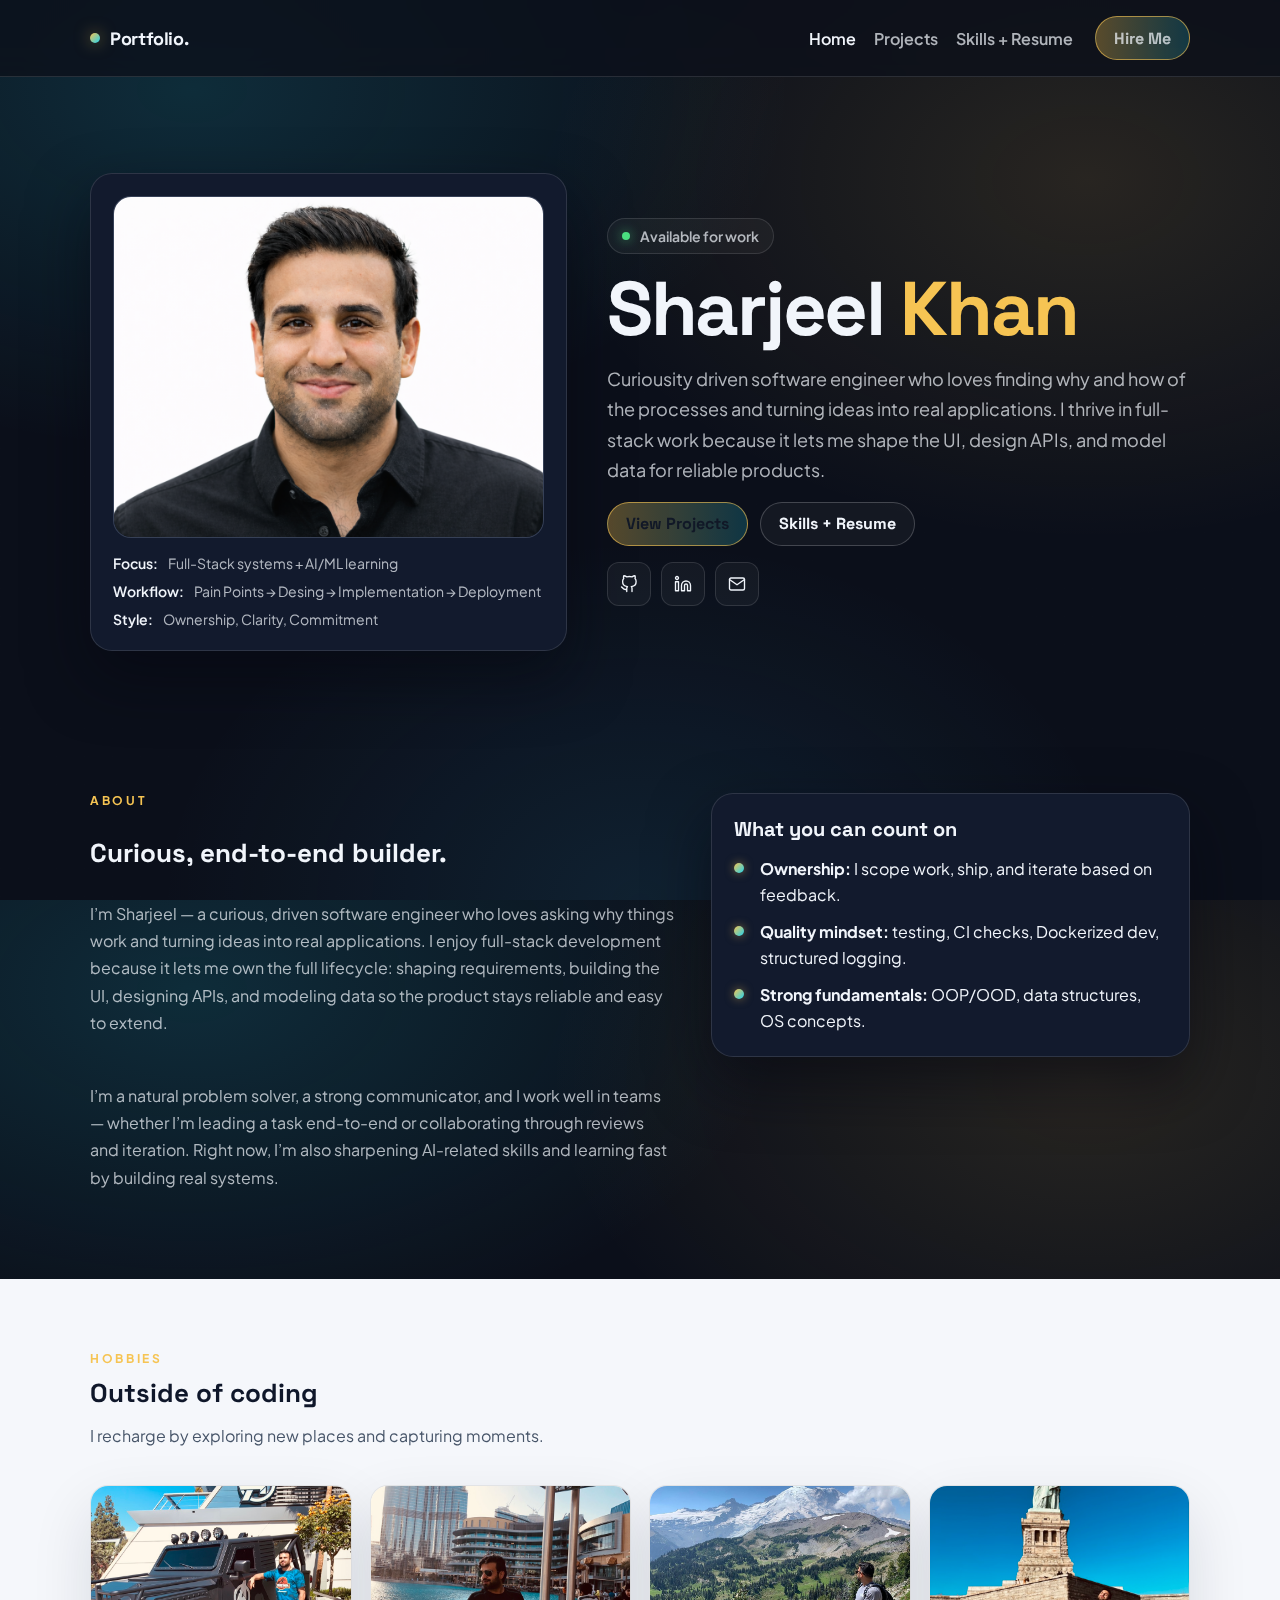
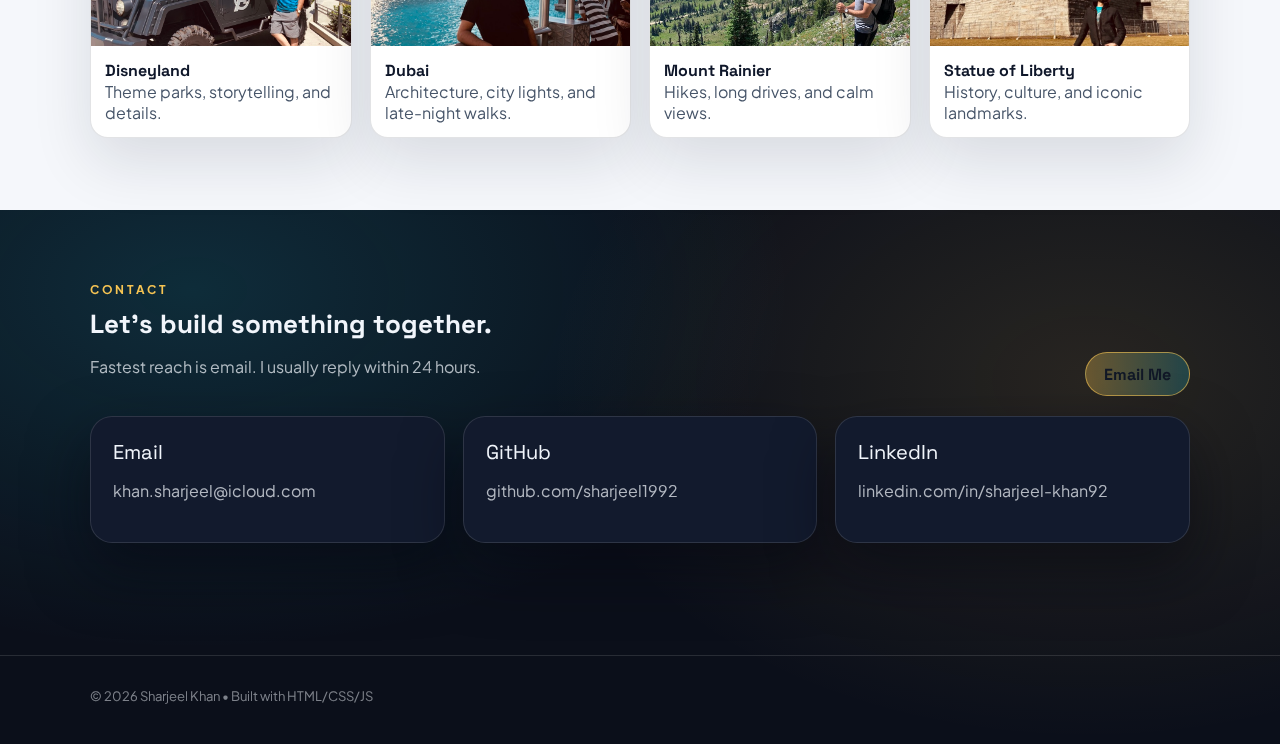
<file: index.html>
<!doctype html>
<html lang="en">
<head>
  <meta charset="UTF-8" />
  <meta name="viewport" content="width=device-width, initial-scale=1.0" />
  <title>Sharjeel Khan • Portfolio</title>
  <link rel="stylesheet" href="css/styles.css" />
</head>
<body>
  <header class="nav">
    <div class="container navInner">
      <a class="brand" href="index.html"><span class="dot"></span><span>Portfolio.</span></a>
      <nav class="links">
        <a data-nav href="index.html">Home</a>
        <a data-nav href="portfolio/projects.html">Projects</a>
        <a data-nav href="portfolio/resume.html">Skills + Resume</a>
        <a class="btn btnPrimary navCta" href="mailto:khan.sharjeel@icloud.com">Hire Me</a>
      </nav>
    </div>
  </header>

  <main>
    <section class="hero">
      <div class="container heroGrid">
        <div class="heroCard">
          <div class="profileWrap">
            <img class="profileImage" src="resources/profile.png" alt="Sharjeel Khan portrait" />
          </div>
          <div class="heroCardMeta">
            <div><span class="metaLabel">Focus:</span> Full-Stack systems + AI/ML learning</div>
            <div><span class="metaLabel">Workflow:</span> Pain Points → Desing → Implementation → Deployment</div>
            <div><span class="metaLabel">Style:</span> Ownership, Clarity, Commitment</div>
          </div>
        </div>

        <div class="heroText">
          <div class="heroBadge"><span class="statusDot"></span>Available for work</div>
          <h1 class="heroTitle">Sharjeel <span>Khan</span></h1>
          <p class="heroSubtitle">
            Curiousity driven software engineer who loves finding why and how of the processes and turning ideas into real applications.
            I thrive in full-stack work because it lets me shape the UI, design APIs, and model data for reliable products.
          </p>
          <div class="heroActions">
            <a class="btn btnPrimary" href="portfolio/projects.html">View Projects</a>
            <a class="btn btnGhost" href="portfolio/resume.html">Skills + Resume</a>
          </div>
          <div class="socialRow">
            <a class="iconBtn" href="https://github.com/sharjeel1992" target="_blank" rel="noreferrer" aria-label="GitHub">
              <svg width="18" height="18" viewBox="0 0 24 24" fill="none" stroke="currentColor" stroke-width="1.8" stroke-linecap="round" stroke-linejoin="round">
                <path d="M9 19c-5 1.5-5-2.5-7-3m14 6v-3.87a3.37 3.37 0 0 0-.94-2.61c3.14-.35 6.44-1.54 6.44-7A5.44 5.44 0 0 0 20 4.77 5.07 5.07 0 0 0 19.91 1S18.73.65 16 2.48a13.38 13.38 0 0 0-7 0C6.27.65 5.09 1 5.09 1A5.07 5.07 0 0 0 5 4.77a5.44 5.44 0 0 0-1.5 3.78c0 5.42 3.3 6.61 6.44 7A3.37 3.37 0 0 0 9 18.13V22" />
              </svg>
            </a>
            <a class="iconBtn" href="https://www.linkedin.com/in/sharjeel-khan92/" target="_blank" rel="noreferrer" aria-label="LinkedIn">
              <svg width="18" height="18" viewBox="0 0 24 24" fill="none" stroke="currentColor" stroke-width="1.8" stroke-linecap="round" stroke-linejoin="round">
                <path d="M16 8a6 6 0 0 1 6 6v7h-4v-7a2 2 0 0 0-2-2 2 2 0 0 0-2 2v7h-4v-7a6 6 0 0 1 6-6z" />
                <rect x="2" y="9" width="4" height="12" />
                <circle cx="4" cy="4" r="2" />
              </svg>
            </a>
            <a class="iconBtn" href="mailto:khan.sharjeel@icloud.com" aria-label="Email">
              <svg width="18" height="18" viewBox="0 0 24 24" fill="none" stroke="currentColor" stroke-width="1.8" stroke-linecap="round" stroke-linejoin="round">
                <path d="M4 4h16a2 2 0 0 1 2 2v12a2 2 0 0 1-2 2H4a2 2 0 0 1-2-2V6a2 2 0 0 1 2-2z" />
                <polyline points="22,6 12,13 2,6" />
              </svg>
            </a>
          </div>
        </div>
      </div>
    </section>

    <section class="section" id="about">
      <div class="container split">
        <div class="stack">
          <div class="eyebrow">About</div>
          <h2 class="h2">Curious, end-to-end builder.</h2>
          <p class="subtitle">
            I’m Sharjeel — a curious, driven software engineer who loves asking why things work and turning ideas into real applications.
            I enjoy full-stack development because it lets me own the full lifecycle: shaping requirements, building the UI, designing APIs,
            and modeling data so the product stays reliable and easy to extend.
          </p>
          <p class="subtitle">
            I’m a natural problem solver, a strong communicator, and I work well in teams — whether I’m leading a task end-to-end or collaborating
            through reviews and iteration. Right now, I’m also sharpening AI-related skills and learning fast by building real systems.
          </p>
        </div>

        <div class="card">
          <h3 class="h3">What you can count on</h3>
          <ul class="listCheck" style="margin-top:14px;">
            <li><strong>Ownership:</strong> I scope work, ship, and iterate based on feedback.</li>
            <li><strong>Quality mindset:</strong> testing, CI checks, Dockerized dev, structured logging.</li>
            <li><strong>Strong fundamentals:</strong> OOP/OOD, data structures, OS concepts.</li>
          </ul>
        </div>
      </div>
    </section>

    <section class="section light" id="hobbies">
      <div class="container">
        <div class="sectionHeader">
          <div>
            <div class="eyebrow">Hobbies</div>
            <h2 class="h2">Outside of coding</h2>
            <p class="subtitle">I recharge by exploring new places and capturing moments.</p>
          </div>
        </div>
        <div class="hobbyGrid">
          <div class="hobbyCard">
            <img src="resources/DisneyLand.jpeg" alt="Disneyland" />
            <div class="hobbyBody">
              <div class="hobbyTitle">Disneyland</div>
              <div class="muted">Theme parks, storytelling, and details.</div>
            </div>
          </div>
          <div class="hobbyCard">
            <img src="resources/Dubai.jpeg" alt="Dubai skyline" />
            <div class="hobbyBody">
              <div class="hobbyTitle">Dubai</div>
              <div class="muted">Architecture, city lights, and late-night walks.</div>
            </div>
          </div>
          <div class="hobbyCard">
            <img src="resources/Rainer.jpeg" alt="Mount Rainier" />
            <div class="hobbyBody">
              <div class="hobbyTitle">Mount Rainier</div>
              <div class="muted">Hikes, long drives, and calm views.</div>
            </div>
          </div>
          <div class="hobbyCard">
            <img src="resources/statueOfLiberty.jpeg" alt="Statue of Liberty" />
            <div class="hobbyBody">
              <div class="hobbyTitle">Statue of Liberty</div>
              <div class="muted">History, culture, and iconic landmarks.</div>
            </div>
          </div>
        </div>
      </div>
    </section>

    <section class="section" id="contact">
      <div class="container">
        <div class="sectionHeader">
          <div>
            <div class="eyebrow">Contact</div>
            <h2 class="h2">Let’s build something together.</h2>
            <p class="subtitle">Fastest reach is email. I usually reply within 24 hours.</p>
          </div>
          <a class="btn btnPrimary" href="mailto:khan.sharjeel@icloud.com">Email Me</a>
        </div>
        <div class="contactGrid">
          <div class="card">
            <div class="h3">Email</div>
            <p class="subtitle">khan.sharjeel@icloud.com</p>
          </div>
          <div class="card">
            <div class="h3">GitHub</div>
            <p class="subtitle"><a href="https://github.com/sharjeel1992" target="_blank" rel="noreferrer">github.com/sharjeel1992</a></p>
          </div>
          <div class="card">
            <div class="h3">LinkedIn</div>
            <p class="subtitle"><a href="https://www.linkedin.com/in/sharjeel-khan92/" target="_blank" rel="noreferrer">linkedin.com/in/sharjeel-khan92</a></p>
          </div>
        </div>
      </div>
    </section>
  </main>

  <footer class="footer">
    <div class="container">
      <div class="small">© <span id="year"></span> Sharjeel Khan • Built with HTML/CSS/JS</div>
    </div>
  </footer>

  <script src="js/main.js"></script>
  <script>document.getElementById("year").textContent = new Date().getFullYear();</script>
</body>
</html>
</file>
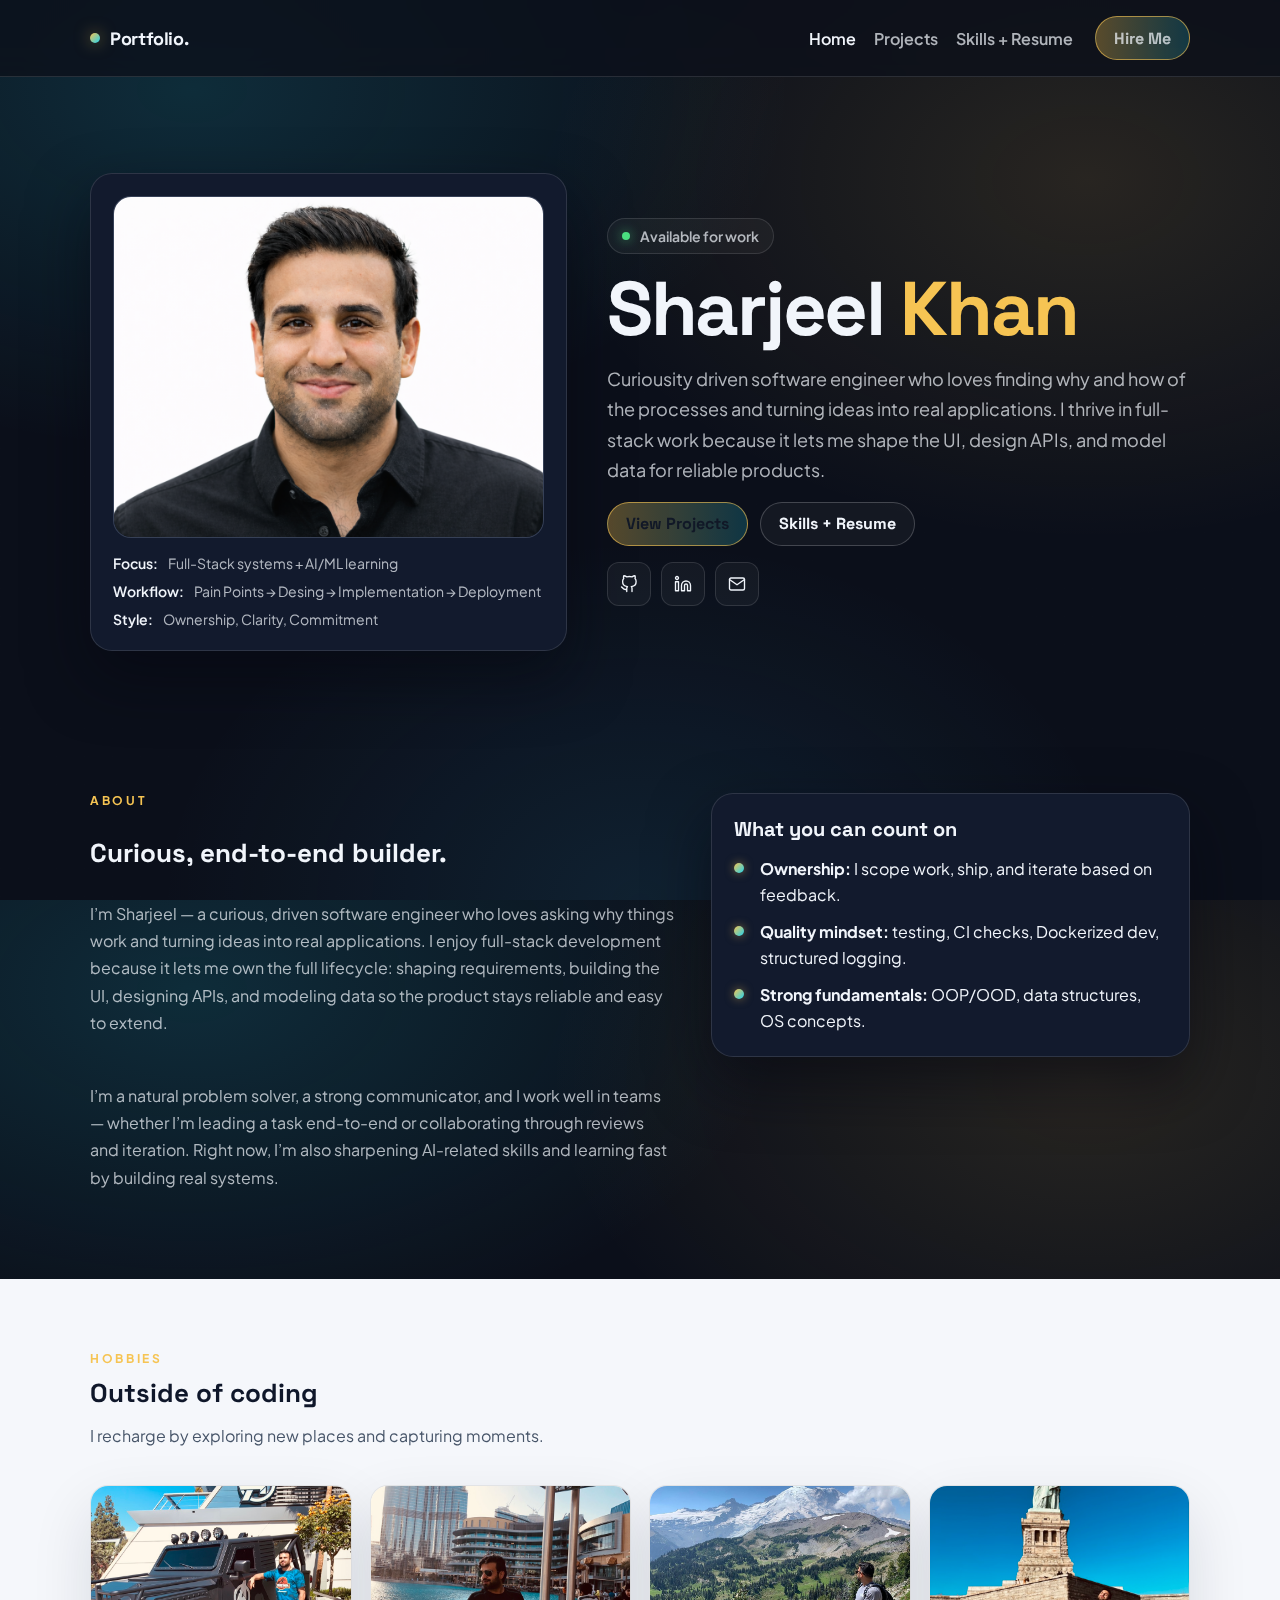
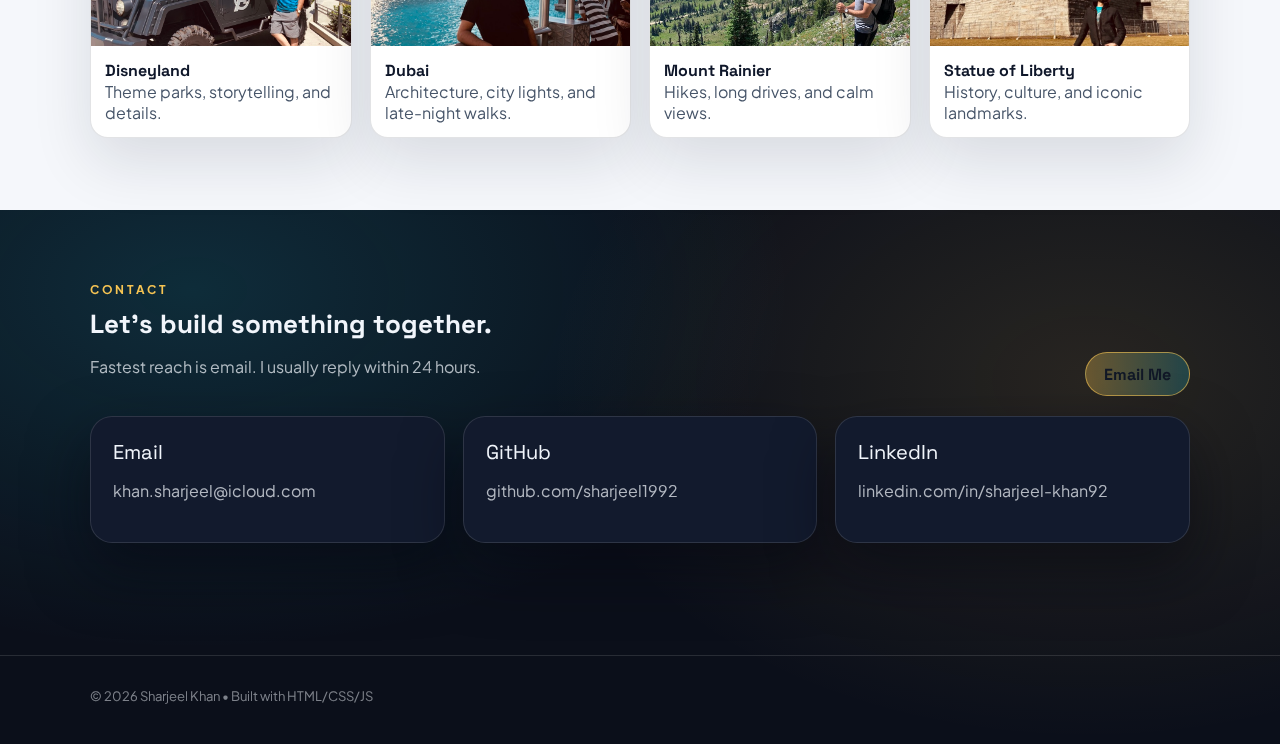
<file: portfolio/index.html>
<!doctype html>
<html lang="en">
<head>
  <meta charset="UTF-8" />
  <meta name="viewport" content="width=device-width, initial-scale=1.0" />
  <title>Sharjeel Khan • Portfolio</title>
  <link rel="stylesheet" href="../css/styles.css" />
</head>
<body>
  <header class="nav">
    <div class="container navInner">
      <a class="brand" href="index.html"><span class="dot"></span><span>Portfolio.</span></a>
      <nav class="links">
        <a data-nav href="index.html">Home</a>
        <a data-nav href="projects.html">Projects</a>
        <a data-nav href="resume.html">Skills + Resume</a>
        <a class="btn btnPrimary navCta" href="mailto:khan.sharjeel@icloud.com">Hire Me</a>
      </nav>
    </div>
  </header>

  <main>
    <section class="hero">
      <div class="container heroGrid">
        <div class="heroCard">
          <div class="profileWrap">
            <img class="profileImage" src="../resources/profile.png" alt="Sharjeel Khan portrait" />
          </div>
          <div class="heroCardMeta">
            <div><span class="metaLabel">Focus:</span> Full-Stack systems + AI/ML learning</div>
            <div><span class="metaLabel">Workflow:</span> Pain Points → Desing → Implementation → Deployment</div>
            <div><span class="metaLabel">Style:</span> Ownership, Clarity, Commitment</div>
          </div>
        </div>

        <div class="heroText">
          <div class="heroBadge"><span class="statusDot"></span>Available for work</div>
          <h1 class="heroTitle">Sharjeel <span>Khan</span></h1>
          <p class="heroSubtitle">
            Curiousity driven software engineer who loves finding why and how of the processes and turning ideas into real applications.
            I thrive in full-stack work because it lets me shape the UI, design APIs, and model data for reliable products.
          </p>
          <div class="heroActions">
            <a class="btn btnPrimary" href="projects.html">View Projects</a>
            <a class="btn btnGhost" href="resume.html">Skills + Resume</a>
          </div>
          <div class="socialRow">
            <a class="iconBtn" href="https://github.com/sharjeel1992" target="_blank" rel="noreferrer" aria-label="GitHub">
              <svg width="18" height="18" viewBox="0 0 24 24" fill="none" stroke="currentColor" stroke-width="1.8" stroke-linecap="round" stroke-linejoin="round">
                <path d="M9 19c-5 1.5-5-2.5-7-3m14 6v-3.87a3.37 3.37 0 0 0-.94-2.61c3.14-.35 6.44-1.54 6.44-7A5.44 5.44 0 0 0 20 4.77 5.07 5.07 0 0 0 19.91 1S18.73.65 16 2.48a13.38 13.38 0 0 0-7 0C6.27.65 5.09 1 5.09 1A5.07 5.07 0 0 0 5 4.77a5.44 5.44 0 0 0-1.5 3.78c0 5.42 3.3 6.61 6.44 7A3.37 3.37 0 0 0 9 18.13V22" />
              </svg>
            </a>
            <a class="iconBtn" href="https://www.linkedin.com/in/sharjeel-khan92/" target="_blank" rel="noreferrer" aria-label="LinkedIn">
              <svg width="18" height="18" viewBox="0 0 24 24" fill="none" stroke="currentColor" stroke-width="1.8" stroke-linecap="round" stroke-linejoin="round">
                <path d="M16 8a6 6 0 0 1 6 6v7h-4v-7a2 2 0 0 0-2-2 2 2 0 0 0-2 2v7h-4v-7a6 6 0 0 1 6-6z" />
                <rect x="2" y="9" width="4" height="12" />
                <circle cx="4" cy="4" r="2" />
              </svg>
            </a>
            <a class="iconBtn" href="mailto:khan.sharjeel@icloud.com" aria-label="Email">
              <svg width="18" height="18" viewBox="0 0 24 24" fill="none" stroke="currentColor" stroke-width="1.8" stroke-linecap="round" stroke-linejoin="round">
                <path d="M4 4h16a2 2 0 0 1 2 2v12a2 2 0 0 1-2 2H4a2 2 0 0 1-2-2V6a2 2 0 0 1 2-2z" />
                <polyline points="22,6 12,13 2,6" />
              </svg>
            </a>
          </div>
        </div>
      </div>
    </section>

    <section class="section" id="about">
      <div class="container split">
        <div class="stack">
          <div class="eyebrow">About</div>
          <h2 class="h2">Curious, end-to-end builder.</h2>
          <p class="subtitle">
            I’m Sharjeel — a curious, driven software engineer who loves asking why things work and turning ideas into real applications.
            I enjoy full-stack development because it lets me own the full lifecycle: shaping requirements, building the UI, designing APIs,
            and modeling data so the product stays reliable and easy to extend.
          </p>
          <p class="subtitle">
            I’m a natural problem solver, a strong communicator, and I work well in teams — whether I’m leading a task end-to-end or collaborating
            through reviews and iteration. Right now, I’m also sharpening AI-related skills and learning fast by building real systems.
          </p>
        </div>

        <div class="card">
          <h3 class="h3">What you can count on</h3>
          <ul class="listCheck" style="margin-top:14px;">
            <li><strong>Ownership:</strong> I scope work, ship, and iterate based on feedback.</li>
            <li><strong>Quality mindset:</strong> testing, CI checks, Dockerized dev, structured logging.</li>
            <li><strong>Strong fundamentals:</strong> OOP/OOD, data structures, OS concepts.</li>
          </ul>
        </div>
      </div>
    </section>

    <section class="section light" id="hobbies">
      <div class="container">
        <div class="sectionHeader">
          <div>
            <div class="eyebrow">Hobbies</div>
            <h2 class="h2">Outside of coding</h2>
            <p class="subtitle">I recharge by exploring new places and capturing moments.</p>
          </div>
        </div>
        <div class="hobbyGrid">
          <div class="hobbyCard">
            <img src="../resources/DisneyLand.jpeg" alt="Disneyland" />
            <div class="hobbyBody">
              <div class="hobbyTitle">Disneyland</div>
              <div class="muted">Theme parks, storytelling, and details.</div>
            </div>
          </div>
          <div class="hobbyCard">
            <img src="../resources/Dubai.jpeg" alt="Dubai skyline" />
            <div class="hobbyBody">
              <div class="hobbyTitle">Dubai</div>
              <div class="muted">Architecture, city lights, and late-night walks.</div>
            </div>
          </div>
          <div class="hobbyCard">
            <img src="../resources/Rainer.jpeg" alt="Mount Rainier" />
            <div class="hobbyBody">
              <div class="hobbyTitle">Mount Rainier</div>
              <div class="muted">Hikes, long drives, and calm views.</div>
            </div>
          </div>
          <div class="hobbyCard">
            <img src="../resources/statueOfLiberty.jpeg" alt="Statue of Liberty" />
            <div class="hobbyBody">
              <div class="hobbyTitle">Statue of Liberty</div>
              <div class="muted">History, culture, and iconic landmarks.</div>
            </div>
          </div>
        </div>
      </div>
    </section>

    <section class="section" id="contact">
      <div class="container">
        <div class="sectionHeader">
          <div>
            <div class="eyebrow">Contact</div>
            <h2 class="h2">Let’s build something together.</h2>
            <p class="subtitle">Fastest reach is email. I usually reply within 24 hours.</p>
          </div>
          <a class="btn btnPrimary" href="mailto:khan.sharjeel@icloud.com">Email Me</a>
        </div>
        <div class="contactGrid">
          <div class="card">
            <div class="h3">Email</div>
            <p class="subtitle">khan.sharjeel@icloud.com</p>
          </div>
          <div class="card">
            <div class="h3">GitHub</div>
            <p class="subtitle"><a href="https://github.com/sharjeel1992" target="_blank" rel="noreferrer">github.com/sharjeel1992</a></p>
          </div>
          <div class="card">
            <div class="h3">LinkedIn</div>
            <p class="subtitle"><a href="https://www.linkedin.com/in/sharjeel-khan92/" target="_blank" rel="noreferrer">linkedin.com/in/sharjeel-khan92</a></p>
          </div>
        </div>
      </div>
    </section>
  </main>

  <footer class="footer">
    <div class="container">
      <div class="small">© <span id="year"></span> Sharjeel Khan • Built with HTML/CSS/JS</div>
    </div>
  </footer>

  <script src="../js/main.js"></script>
  <script>document.getElementById("year").textContent = new Date().getFullYear();</script>
</body>
</html>
</file>
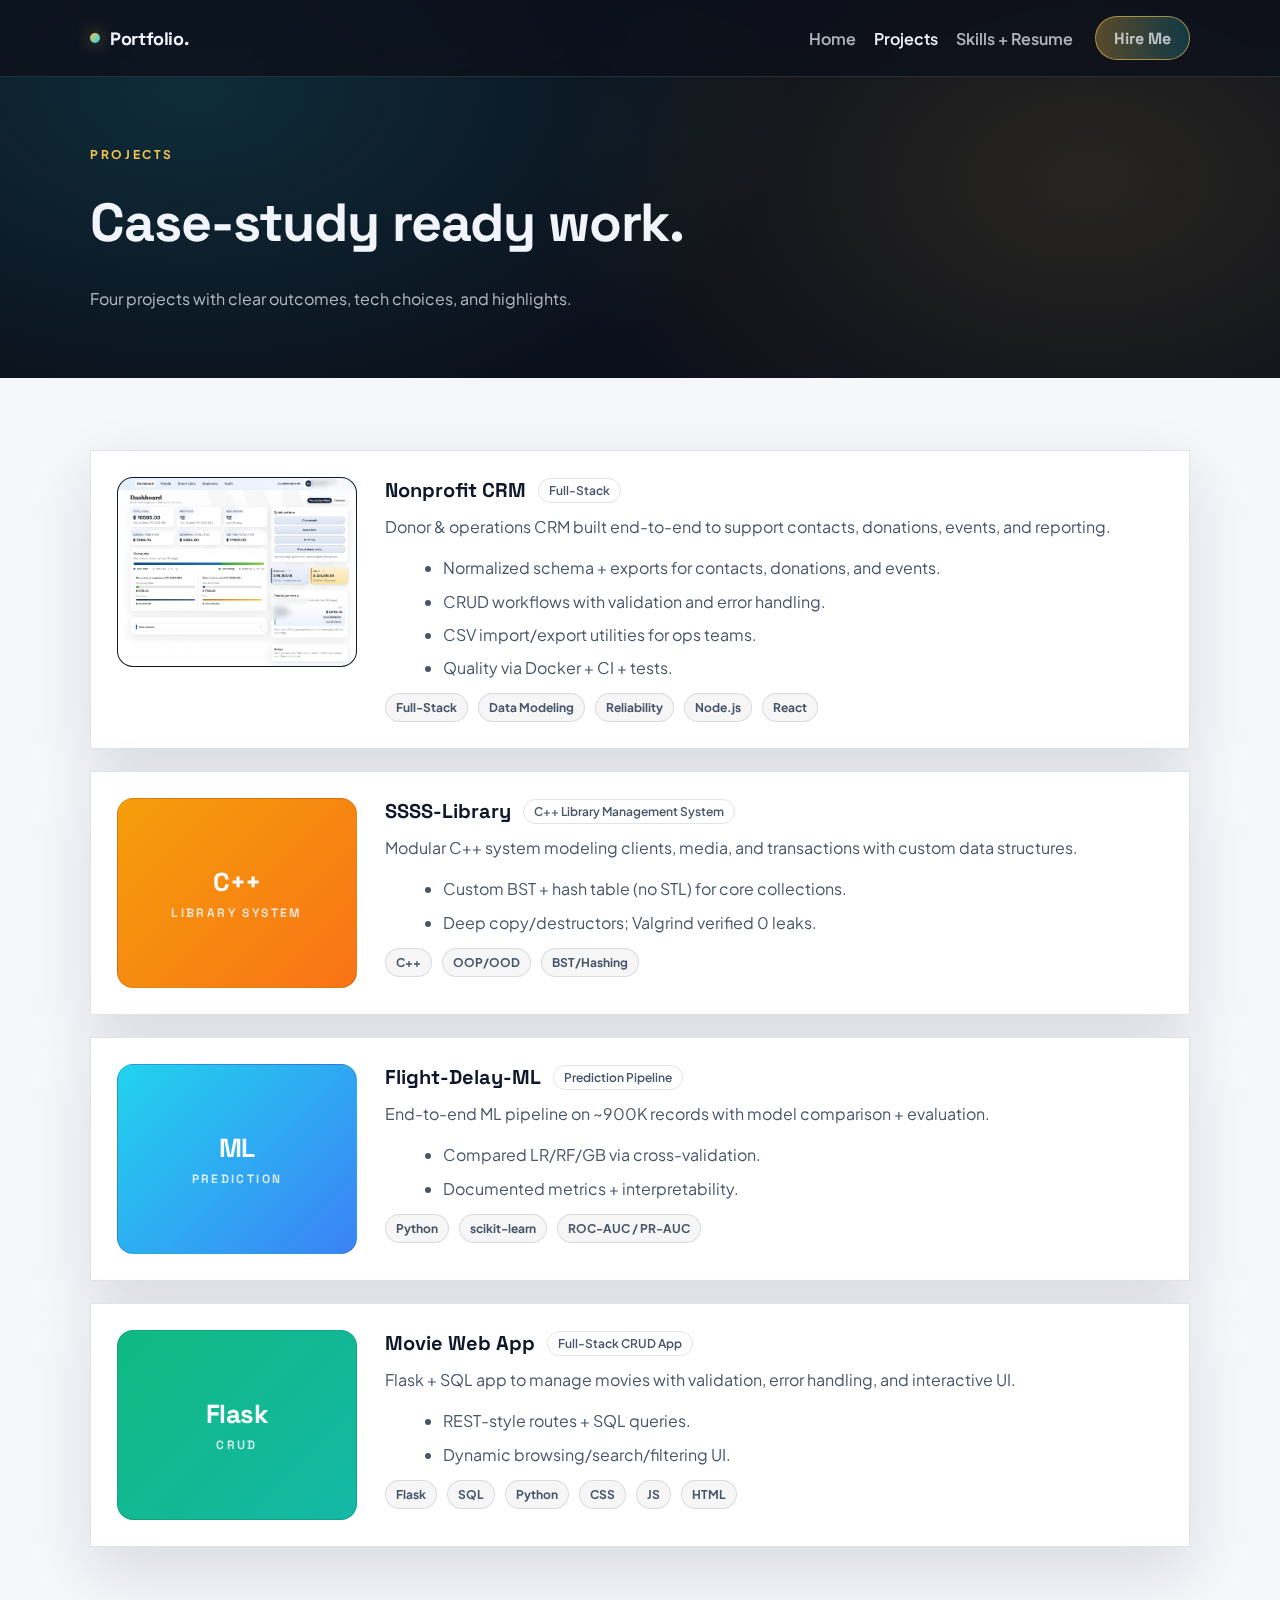
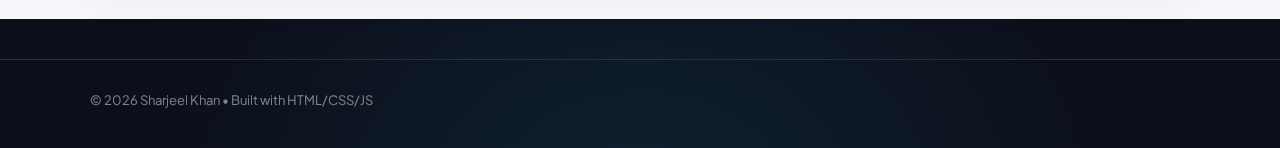
<file: portfolio/projects.html>
<!doctype html>
<html lang="en">
<head>
  <meta charset="UTF-8" />
  <meta name="viewport" content="width=device-width, initial-scale=1.0" />
  <title>Projects • Sharjeel Khan</title>
  <link rel="stylesheet" href="../css/styles.css" />
</head>
<body>
  <header class="nav">
    <div class="container navInner">
      <a class="brand" href="../index.html"><span class="dot"></span><span>Portfolio.</span></a>
      <nav class="links">
        <a data-nav href="../index.html">Home</a>
        <a data-nav href="projects.html">Projects</a>
        <a data-nav href="resume.html">Skills + Resume</a>
        <a class="btn btnPrimary navCta" href="mailto:khan.sharjeel@icloud.com">Hire Me</a>
      </nav>
    </div>
  </header>

  <main>
    <section class="hero heroSm">
      <div class="container heroText">
        <div class="eyebrow">Projects</div>
        <h1 class="h1">Case-study ready work.</h1>
        <p class="subtitle">Four projects with clear outcomes, tech choices, and highlights.</p>
      </div>
    </section>

    <section class="section light">
      <div class="container">
        <div id="projectsGrid" class="projectGrid"></div>
      </div>
    </section>
  </main>

  <footer class="footer">
    <div class="container">
      <div class="small">© <span id="year"></span> Sharjeel Khan • Built with HTML/CSS/JS</div>
    </div>
  </footer>

  <script src="../js/main.js"></script>
  <script src="../js/projects-data.js"></script>
  <script src="../js/project-render.js"></script>
  <script>
    renderProjectCards("projectsGrid");
    document.getElementById("year").textContent = new Date().getFullYear();
  </script>
</body>
</html>
</file>
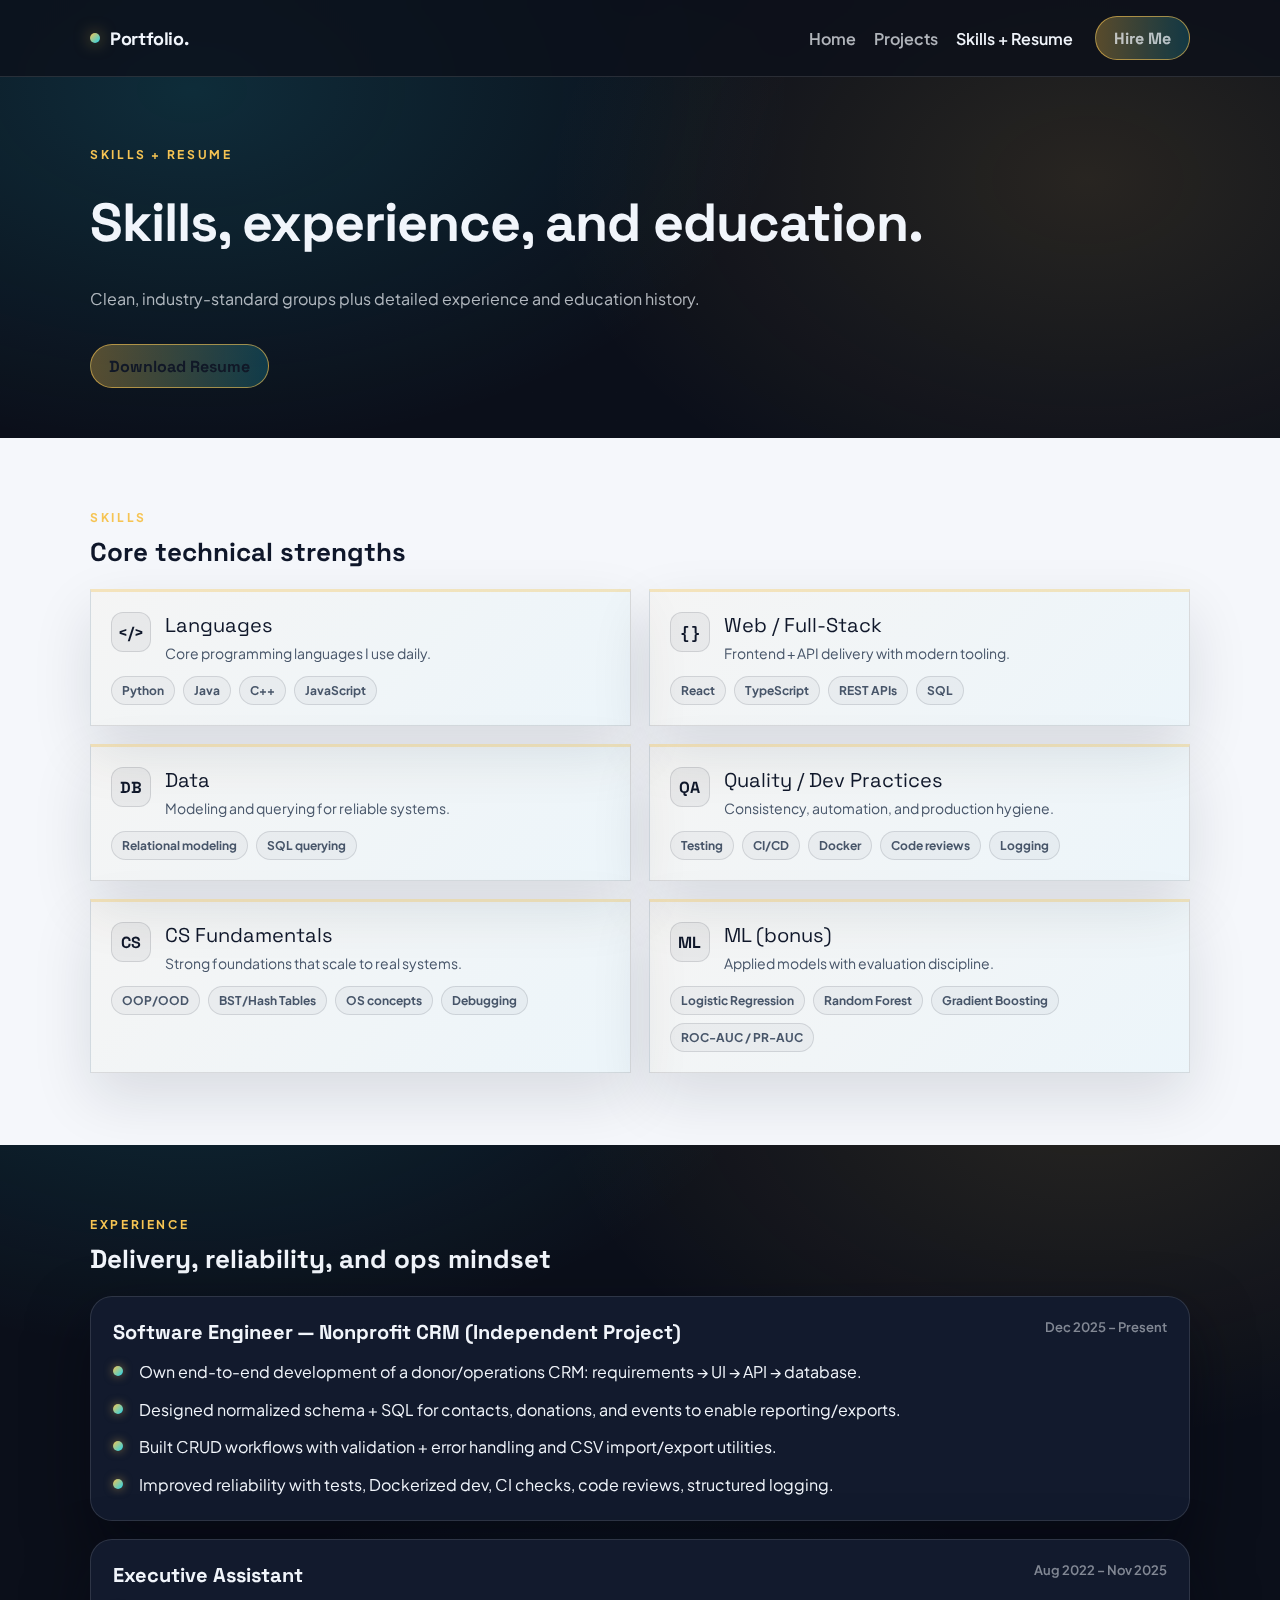
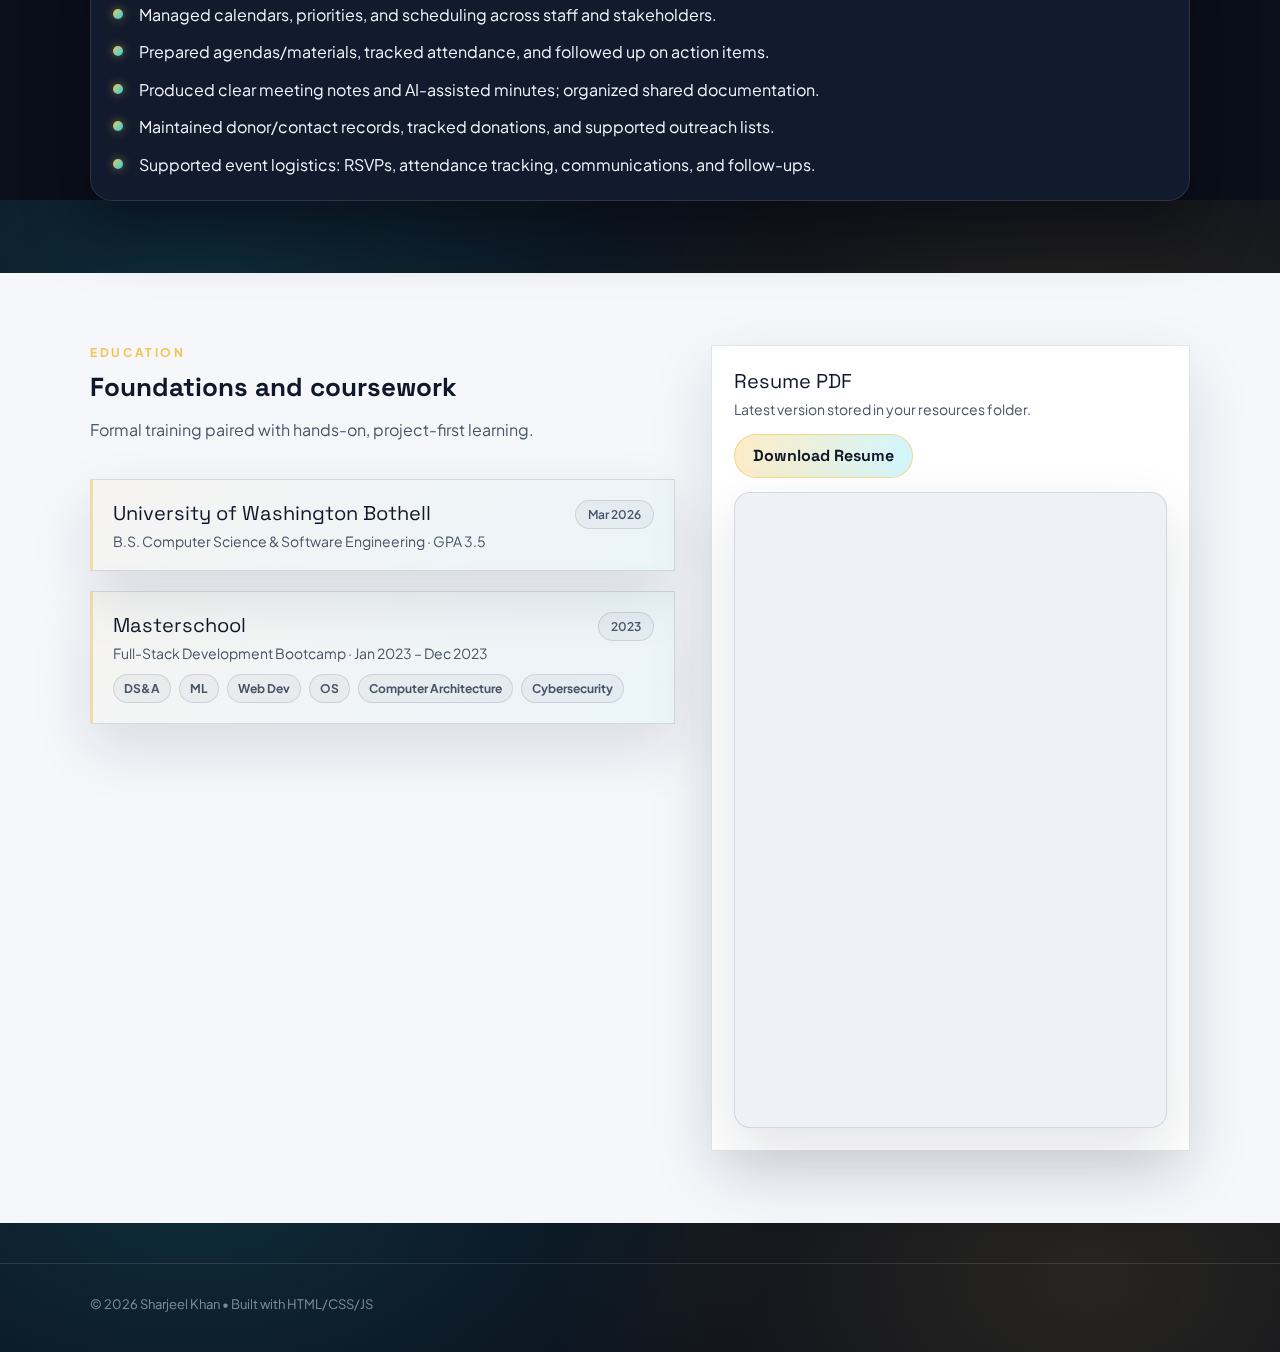
<file: portfolio/resume.html>
<!doctype html>
<html lang="en">
<head>
  <meta charset="UTF-8" />
  <meta name="viewport" content="width=device-width, initial-scale=1.0" />
  <title>Skills + Resume • Sharjeel Khan</title>
  <link rel="stylesheet" href="../css/styles.css" />
</head>
<body>
  <header class="nav">
    <div class="container navInner">
      <a class="brand" href="../index.html"><span class="dot"></span><span>Portfolio.</span></a>
      <nav class="links">
        <a data-nav href="../index.html">Home</a>
        <a data-nav href="projects.html">Projects</a>
        <a data-nav href="resume.html">Skills + Resume</a>
        <a class="btn btnPrimary navCta" href="mailto:khan.sharjeel@icloud.com">Hire Me</a>
      </nav>
    </div>
  </header>

  <main>
    <section class="hero heroSm">
      <div class="container heroText">
        <div class="eyebrow">Skills + Resume</div>
        <h1 class="h1">Skills, experience, and education.</h1>
        <p class="subtitle">Clean, industry-standard groups plus detailed experience and education history.</p>
        <div class="heroActions">
          <a class="btn btnPrimary" href="../resources/Sk_NewGrad.pdf" download>Download Resume</a>
        </div>
      </div>
    </section>

    <section class="section light" id="skills">
      <div class="container">
        <div class="sectionHeader">
          <div>
            <div class="eyebrow">Skills</div>
            <h2 class="h2">Core technical strengths</h2>
          </div>
        </div>
        <div class="skillGrid">
          <div class="cardLight skillCard">
            <div class="skillHeader">
              <div class="skillIcon">&lt;/&gt;</div>
              <div>
                <div class="h3">Languages</div>
                <div class="skillMeta">Core programming languages I use daily.</div>
              </div>
            </div>
            <div class="skillTags">
              <span class="skillTag">Python</span>
              <span class="skillTag">Java</span>
              <span class="skillTag">C++</span>
              <span class="skillTag">JavaScript</span>
            </div>
          </div>
          <div class="cardLight skillCard">
            <div class="skillHeader">
              <div class="skillIcon">{ }</div>
              <div>
                <div class="h3">Web / Full-Stack</div>
                <div class="skillMeta">Frontend + API delivery with modern tooling.</div>
              </div>
            </div>
            <div class="skillTags">
              <span class="skillTag">React</span>
              <span class="skillTag">TypeScript</span>
              <span class="skillTag">REST APIs</span>
              <span class="skillTag">SQL</span>
            </div>
          </div>
          <div class="cardLight skillCard">
            <div class="skillHeader">
              <div class="skillIcon">DB</div>
              <div>
                <div class="h3">Data</div>
                <div class="skillMeta">Modeling and querying for reliable systems.</div>
              </div>
            </div>
            <div class="skillTags">
              <span class="skillTag">Relational modeling</span>
              <span class="skillTag">SQL querying</span>
            </div>
          </div>
          <div class="cardLight skillCard">
            <div class="skillHeader">
              <div class="skillIcon">QA</div>
              <div>
                <div class="h3">Quality / Dev Practices</div>
                <div class="skillMeta">Consistency, automation, and production hygiene.</div>
              </div>
            </div>
            <div class="skillTags">
              <span class="skillTag">Testing</span>
              <span class="skillTag">CI/CD</span>
              <span class="skillTag">Docker</span>
              <span class="skillTag">Code reviews</span>
              <span class="skillTag">Logging</span>
            </div>
          </div>
          <div class="cardLight skillCard">
            <div class="skillHeader">
              <div class="skillIcon">CS</div>
              <div>
                <div class="h3">CS Fundamentals</div>
                <div class="skillMeta">Strong foundations that scale to real systems.</div>
              </div>
            </div>
            <div class="skillTags">
              <span class="skillTag">OOP/OOD</span>
              <span class="skillTag">BST/Hash Tables</span>
              <span class="skillTag">OS concepts</span>
              <span class="skillTag">Debugging</span>
            </div>
          </div>
          <div class="cardLight skillCard">
            <div class="skillHeader">
              <div class="skillIcon">ML</div>
              <div>
                <div class="h3">ML (bonus)</div>
                <div class="skillMeta">Applied models with evaluation discipline.</div>
              </div>
            </div>
            <div class="skillTags">
              <span class="skillTag">Logistic Regression</span>
              <span class="skillTag">Random Forest</span>
              <span class="skillTag">Gradient Boosting</span>
              <span class="skillTag">ROC-AUC / PR-AUC</span>
            </div>
          </div>
        </div>
      </div>
    </section>

    <section class="section" id="experience">
      <div class="container">
        <div class="sectionHeader">
          <div>
            <div class="eyebrow">Experience</div>
            <h2 class="h2">Delivery, reliability, and ops mindset</h2>
          </div>
        </div>
        <div class="stack">
          <article class="card">
            <div class="roleHeader">
              <h3 class="roleTitle">Software Engineer — Nonprofit CRM (Independent Project)</h3>
              <div class="roleMeta">Dec 2025 – Present</div>
            </div>
            <ul class="listCheck" style="margin-top:14px;">
              <li>Own end-to-end development of a donor/operations CRM: requirements → UI → API → database.</li>
              <li>Designed normalized schema + SQL for contacts, donations, and events to enable reporting/exports.</li>
              <li>Built CRUD workflows with validation + error handling and CSV import/export utilities.</li>
              <li>Improved reliability with tests, Dockerized dev, CI checks, code reviews, structured logging.</li>
            </ul>
          </article>

          <article class="card">
            <div class="roleHeader">
              <h3 class="roleTitle">Executive Assistant</h3>
              <div class="roleMeta">Aug 2022 – Nov 2025</div>
            </div>
            <ul class="listCheck" style="margin-top:14px;">
              <li>Managed calendars, priorities, and scheduling across staff and stakeholders.</li>
              <li>Prepared agendas/materials, tracked attendance, and followed up on action items.</li>
              <li>Produced clear meeting notes and AI-assisted minutes; organized shared documentation.</li>
              <li>Maintained donor/contact records, tracked donations, and supported outreach lists.</li>
              <li>Supported event logistics: RSVPs, attendance tracking, communications, and follow-ups.</li>
            </ul>
          </article>
        </div>
      </div>
    </section>

    <section class="section light" id="education">
      <div class="container split">
        <div class="stack eduStack">
          <div>
            <div class="eyebrow">Education</div>
            <h2 class="h2">Foundations and coursework</h2>
            <p class="subtitle">Formal training paired with hands-on, project-first learning.</p>
          </div>

          <article class="cardLight eduCard">
            <div class="eduHeader">
              <div>
                <div class="h3">University of Washington Bothell</div>
                <div class="eduMeta">B.S. Computer Science & Software Engineering · GPA 3.5</div>
              </div>
              <span class="eduDate">Mar 2026</span>
            </div>
          </article>

          <article class="cardLight eduCard">
            <div class="eduHeader">
              <div>
                <div class="h3">Masterschool</div>
                <div class="eduMeta">Full-Stack Development Bootcamp · Jan 2023 – Dec 2023</div>
              </div>
              <span class="eduDate">2023</span>
            </div>
            <div class="eduTags">
              <span class="skillTag">DS&A</span>
              <span class="skillTag">ML</span>
              <span class="skillTag">Web Dev</span>
              <span class="skillTag">OS</span>
              <span class="skillTag">Computer Architecture</span>
              <span class="skillTag">Cybersecurity</span>
            </div>
          </article>
        </div>

        <div class="cardLight resumeCard">
          <div class="resumeHeader">
            <div>
              <div class="h3">Resume PDF</div>
              <p class="resumeMeta">Latest version stored in your resources folder.</p>
            </div>
            <a class="btn btnPrimary" href="../resources/Sk_NewGrad.pdf" download>Download Resume</a>
          </div>
          <div class="resumeFrame">
            <iframe src="../resources/Sk_NewGrad.pdf" title="Sharjeel Khan Resume"></iframe>
          </div>
        </div>
      </div>
    </section>
  </main>

  <footer class="footer">
    <div class="container">
      <div class="small">© <span id="year"></span> Sharjeel Khan • Built with HTML/CSS/JS</div>
    </div>
  </footer>

  <script src="../js/main.js"></script>
  <script>document.getElementById("year").textContent = new Date().getFullYear();</script>
</body>
</html>
</file>
<file: css/styles.css>
@import url('https://fonts.googleapis.com/css2?family=Plus+Jakarta+Sans:wght@300;400;500;600;700&family=Space+Grotesk:wght@400;500;600;700&display=swap');

:root{
  --bg:#0b0f1a;
  --bg-2:#0f1628;
  --panel:#121a2d;
  --panel-2:#16213b;
  --text:#f1f5fb;
  --muted:rgba(241,245,251,0.72);
  --muted-2:rgba(241,245,251,0.5);
  --accent:#f6c453;
  --accent-2:#22d3ee;
  --border:rgba(255,255,255,0.12);
  --shadow:0 26px 60px rgba(5,8,16,0.55);

  --light:#f5f7fb;
  --light-2:#ffffff;
  --ink:#0f172a;
  --ink-muted:#475569;
  --border-light:rgba(15,23,42,0.12);
  --shadow-light:0 24px 60px rgba(15,23,42,0.12);

  --max:1100px;
  --radius:22px;
  --font:"Plus Jakarta Sans", sans-serif;
  --display:"Space Grotesk", sans-serif;
}

*{box-sizing:border-box}
html,body{height:100%}
body{
  margin:0;
  font-family:var(--font);
  color:var(--text);
  background:
    radial-gradient(1000px 600px at 15% 10%, rgba(34,211,238,0.15), transparent 60%),
    radial-gradient(900px 600px at 85% 20%, rgba(246,196,83,0.12), transparent 60%),
    radial-gradient(800px 600px at 50% 100%, rgba(56,189,248,0.1), transparent 60%),
    var(--bg);
  position:relative;
}
body::before{
  content:"";
  position:fixed;
  inset:0;
  background-image:
    linear-gradient(rgba(255,255,255,0.03) 1px, transparent 1px),
    linear-gradient(90deg, rgba(255,255,255,0.03) 1px, transparent 1px);
  background-size:28px 28px;
  opacity:0.15;
  pointer-events:none;
  z-index:0;
}
main, header, footer{position:relative; z-index:1;}

a{color:inherit;text-decoration:none}
a:hover{color:var(--text)}
img{max-width:100%;display:block}

.container{
  width:min(var(--max), calc(100vw - 48px));
  margin:0 auto;
}

.nav{
  position:sticky;
  top:0;
  z-index:50;
  backdrop-filter: blur(12px);
  background: rgba(11,15,26,0.78);
  border-bottom:1px solid var(--border);
}
.navInner{
  display:flex;
  align-items:center;
  justify-content:space-between;
  gap:18px;
  padding:16px 0;
}
.brand{
  display:flex;
  align-items:center;
  gap:10px;
  font-family:var(--display);
  font-weight:700;
  letter-spacing:-0.02em;
  font-size:18px;
}
.dot{
  width:10px;height:10px;border-radius:999px;
  background: linear-gradient(135deg, var(--accent), var(--accent-2));
  box-shadow: 0 0 16px rgba(246,196,83,0.55);
}
.links{
  display:flex;
  align-items:center;
  gap:18px;
  flex-wrap:wrap;
  font-weight:600;
}
.links a{color:var(--muted)}
.links a.active{color:var(--text)}

.btn{
  display:inline-flex;
  align-items:center;
  justify-content:center;
  gap:10px;
  height:44px;
  padding:0 18px;
  border-radius:999px;
  border:1px solid var(--border);
  background: rgba(255,255,255,0.04);
  color:var(--text);
  cursor:pointer;
  font-weight:700;
  font-family:var(--display);
}
.btn:hover{background: rgba(255,255,255,0.08)}
.btnPrimary{
  border-color: rgba(246,196,83,0.6);
  background: linear-gradient(90deg, rgba(246,196,83,0.32), rgba(34,211,238,0.2));
  color:#111827;
}
.btnPrimary:hover{background: linear-gradient(90deg, rgba(246,196,83,0.42), rgba(34,211,238,0.28));}
.btnGhost{
  border-color: rgba(255,255,255,0.2);
  color:var(--text);
}
.navCta{margin-left:4px;}

.hero{
  padding:96px 0 70px;
}
.hero.heroSm{padding:70px 0 50px;}
.heroGrid{
  display:grid;
  grid-template-columns: 0.9fr 1.1fr;
  gap:40px;
  align-items:center;
}
.heroText{
  display:flex;
  flex-direction:column;
  gap:16px;
}
.heroBadge{
  display:inline-flex;
  align-items:center;
  gap:10px;
  padding:8px 14px;
  border-radius:999px;
  border:1px solid var(--border);
  background: rgba(255,255,255,0.04);
  color:var(--muted);
  font-size:14px;
  font-weight:600;
  width:fit-content;
}
.statusDot{
  width:8px;height:8px;border-radius:999px;
  background:#4ade80;
  box-shadow: 0 0 12px rgba(74,222,128,0.65);
}
.heroTitle{
  font-family:var(--display);
  font-size:clamp(42px, 6.8vw, 76px);
  line-height:1.02;
  margin:0;
  letter-spacing:-0.03em;
}
.heroTitle span{color:var(--accent)}
.heroSubtitle{
  margin:0;
  color:var(--muted);
  font-size:18px;
  line-height:1.7;
  max-width:64ch;
}
.heroActions{display:flex; gap:12px; flex-wrap:wrap;}
.socialRow{display:flex; gap:10px;}
.iconBtn{
  width:44px;height:44px;
  border-radius:12px;
  border:1px solid var(--border);
  background: rgba(255,255,255,0.04);
  display:inline-flex;
  align-items:center;
  justify-content:center;
  color:var(--text);
}
.iconBtn:hover{background: rgba(255,255,255,0.1)}

.heroCard{
  background:var(--panel);
  border:1px solid var(--border);
  border-radius:var(--radius);
  padding:22px;
  box-shadow:var(--shadow);
  display:flex;
  flex-direction:column;
  gap:16px;
}
.profileWrap{
  display:flex;
  align-items:center;
  justify-content:center;
  border-radius:18px;
  overflow:hidden;
  border:1px solid rgba(255,255,255,0.14);
  background:var(--panel-2);
}
.profileImage{width:100%; height:340px; object-fit:cover; object-position:50% 15%;}
.heroCardMeta{display:grid; gap:10px; color:var(--muted); font-size:14px;}
.metaLabel{color:var(--text); font-weight:600; margin-right:8px;}

.section{padding:72px 0;}
.section.light{background:var(--light); color:var(--ink);}
.section.light .muted{color:var(--ink-muted)}
.section.light .subtitle{color:var(--ink-muted)}
.section.light .btn:not(.btnPrimary){
  color:var(--ink);
  border-color:var(--border-light);
  background: rgba(15,23,42,0.04);
}
.section.light .btn:not(.btnPrimary):hover{background: rgba(15,23,42,0.08);}
.section.light .tag{border-color:var(--border-light); background: rgba(15,23,42,0.04); color:var(--ink-muted);}

.sectionHeader{
  display:flex;
  align-items:flex-end;
  justify-content:space-between;
  gap:16px;
  margin-bottom:20px;
}
.eyebrow{
  color:var(--accent);
  letter-spacing:0.22em;
  text-transform:uppercase;
  font-weight:700;
  font-size:12px;
  margin-bottom:10px;
}

.h1{
  font-family:var(--display);
  font-size:clamp(30px, 4.2vw, 54px);
  margin:0;
  letter-spacing:-0.02em;
}
.h2{
  font-family:var(--display);
  font-size:26px;
  margin:0;
}
.h3{
  font-family:var(--display);
  font-size:20px;
  margin:0;
}
.subtitle{
  margin-top:12px;
  color:var(--muted);
  font-size:16px;
  line-height:1.7;
  max-width:70ch;
}
.muted{color:var(--muted)}

.split{
  display:grid;
  grid-template-columns: 1.1fr 0.9fr;
  gap:36px;
  align-items:start;
}
.stack{display:flex; flex-direction:column; gap:18px;}
.eduStack{gap:20px;}

.card{
  background:var(--panel);
  border:1px solid var(--border);
  border-radius:var(--radius);
  padding:22px;
  box-shadow:var(--shadow);
}
.cardLight{
  background:var(--light-2);
  border:1px solid var(--border-light);
  color:var(--ink);
  box-shadow:var(--shadow-light);
}

.listCheck{list-style:none; padding:0; margin:0; display:grid; gap:12px;}
.listCheck li{position:relative; padding-left:26px; line-height:1.6;}
.listCheck li::before{
  content:"";
  position:absolute;
  left:0; top:7px;
  width:10px; height:10px;
  border-radius:999px;
  background:linear-gradient(135deg, var(--accent), var(--accent-2));
  box-shadow:0 0 10px rgba(246,196,83,0.5);
}

.tagRow{display:flex; gap:10px; flex-wrap:wrap; margin-top:12px;}
.tag{
  display:inline-flex;
  align-items:center;
  padding:6px 10px;
  border-radius:999px;
  border:1px solid var(--border);
  background: rgba(255,255,255,0.05);
  color:var(--muted);
  font-size:12px;
  font-weight:700;
}

.hobbyGrid{
  display:grid;
  grid-template-columns: repeat(4, minmax(0,1fr));
  gap:18px;
}
.hobbyCard{
  background:var(--light-2);
  border:1px solid var(--border-light);
  border-radius:18px;
  overflow:hidden;
  box-shadow:var(--shadow-light);
}
.hobbyCard img{width:100%; height:160px; object-fit:cover;}
.hobbyBody{padding:14px;}
.hobbyTitle{font-weight:700; font-family:var(--display);}

.contactGrid{
  display:grid;
  grid-template-columns: repeat(3, minmax(0,1fr));
  gap:18px;
}

.projectGrid{display:grid; gap:22px;}
.projectCard{
  display:grid;
  grid-template-columns: 240px 1fr;
  gap:28px;
  align-items:start;
  padding:26px;
}
.projectBody{display:flex; flex-direction:column;}
.projectMedia{
  height:190px;
  border-radius:16px;
  overflow:hidden;
  border:1px solid var(--border-light);
  background:#0f172a;
  display:flex;
  align-items:center;
  justify-content:center;
}
.projectMedia img{width:100%; height:100%; object-fit:cover;}
.projectMedia.placeholder{
  color:#f8fafc;
  font-family:var(--display);
  font-size:26px;
  font-weight:700;
  flex-direction:column;
  gap:6px;
  background: linear-gradient(135deg, var(--mediaA, #22d3ee), var(--mediaB, #38bdf8));
}
.mediaLabel{font-size:26px; letter-spacing:-0.02em;}
.mediaSub{font-size:12px; letter-spacing:0.2em; text-transform:uppercase; font-weight:600; opacity:0.85;}

.projectTitleRow{display:flex; align-items:center; gap:12px; flex-wrap:wrap;}
.projectType{
  padding:4px 10px;
  border-radius:999px;
  border:1px solid var(--border-light);
  font-size:12px;
  font-weight:600;
  color:var(--ink-muted);
}
.projectTagline{margin:10px 0 0; color:var(--ink-muted); line-height:1.7;}
.projectList{margin:14px 0 0 18px; color:var(--ink-muted); line-height:1.7;}
.projectList li{margin-bottom:6px;}
.projectList li:last-child{margin-bottom:0;}

.skillGrid{
  display:grid;
  grid-template-columns: repeat(2, minmax(0,1fr));
  gap:18px;
}
.skillCard{
  padding:20px;
  border-top:3px solid rgba(246,196,83,0.35);
  background:
    linear-gradient(135deg, rgba(246,196,83,0.04), rgba(34,211,238,0.04));
}
.skillHeader{
  display:flex;
  align-items:flex-start;
  gap:14px;
}
.skillIcon{
  width:40px;
  height:40px;
  border-radius:12px;
  border:1px solid var(--border-light);
  background: rgba(15,23,42,0.05);
  display:flex;
  align-items:center;
  justify-content:center;
  font-family:var(--display);
  font-weight:700;
  color:var(--ink);
  letter-spacing:0.02em;
}
.skillMeta{margin-top:6px; color:var(--ink-muted); font-size:14px;}
.skillTags{display:flex; flex-wrap:wrap; gap:8px; margin-top:14px;}
.skillTag{
  display:inline-flex;
  align-items:center;
  padding:6px 10px;
  border-radius:999px;
  border:1px solid var(--border-light);
  background: rgba(15,23,42,0.04);
  color:var(--ink-muted);
  font-size:12px;
  font-weight:700;
}

.roleHeader{display:flex; align-items:flex-start; justify-content:space-between; gap:16px; flex-wrap:wrap;}
.roleTitle{font-family:var(--display); font-size:20px; margin:0;}
.roleMeta{color:var(--muted-2); font-size:13px; font-weight:600;}

.resumeFrame{
  margin-top:14px;
  border:1px solid var(--border-light);
  border-radius:16px;
  overflow:hidden;
  background:#eef2f7;
  box-shadow:var(--shadow-light);
}
.resumeFrame iframe{width:100%; height:70vh; border:0;}

.eduCard{
  padding:20px;
  border-left:3px solid rgba(246,196,83,0.5);
  background: linear-gradient(135deg, rgba(246,196,83,0.05), rgba(34,211,238,0.05));
}
.eduHeader{display:flex; align-items:flex-start; justify-content:space-between; gap:16px; flex-wrap:wrap;}
.eduMeta{color:var(--ink-muted); margin-top:6px; font-size:14px;}
.eduDate{
  padding:6px 12px;
  border-radius:999px;
  border:1px solid var(--border-light);
  color:var(--ink-muted);
  font-size:12px;
  font-weight:600;
  background:rgba(15,23,42,0.04);
}
.eduTags{display:flex; flex-wrap:wrap; gap:8px; margin-top:12px;}

.resumeCard{padding:22px;}
.resumeHeader{display:flex; align-items:center; justify-content:space-between; gap:16px; flex-wrap:wrap;}
.resumeMeta{margin:6px 0 0; color:var(--ink-muted); font-size:14px;}

.footer{
  padding:32px 0 40px;
  color:var(--muted-2);
  border-top:1px solid var(--border);
  margin-top:40px;
}
.small{font-size:13px;}

@media (max-width: 980px){
  .heroGrid, .split{grid-template-columns: 1fr;}
  .heroCard{order:2;}
  .hobbyGrid{grid-template-columns: repeat(2, minmax(0,1fr));}
  .contactGrid{grid-template-columns: repeat(2, minmax(0,1fr));}
  .projectCard{grid-template-columns: 1fr;}
  .projectMedia{height:220px;}
  .skillGrid{grid-template-columns: 1fr;}
}
@media (max-width: 640px){
  .container{width:min(var(--max), calc(100vw - 32px));}
  .links{gap:12px;}
  .hero{padding:80px 0 60px;}
  .heroTitle{font-size:clamp(36px, 10vw, 60px);}
  .hobbyGrid{grid-template-columns: 1fr;}
  .contactGrid{grid-template-columns: 1fr;}
  .navCta{width:100%; justify-content:center;}
}
</file>
